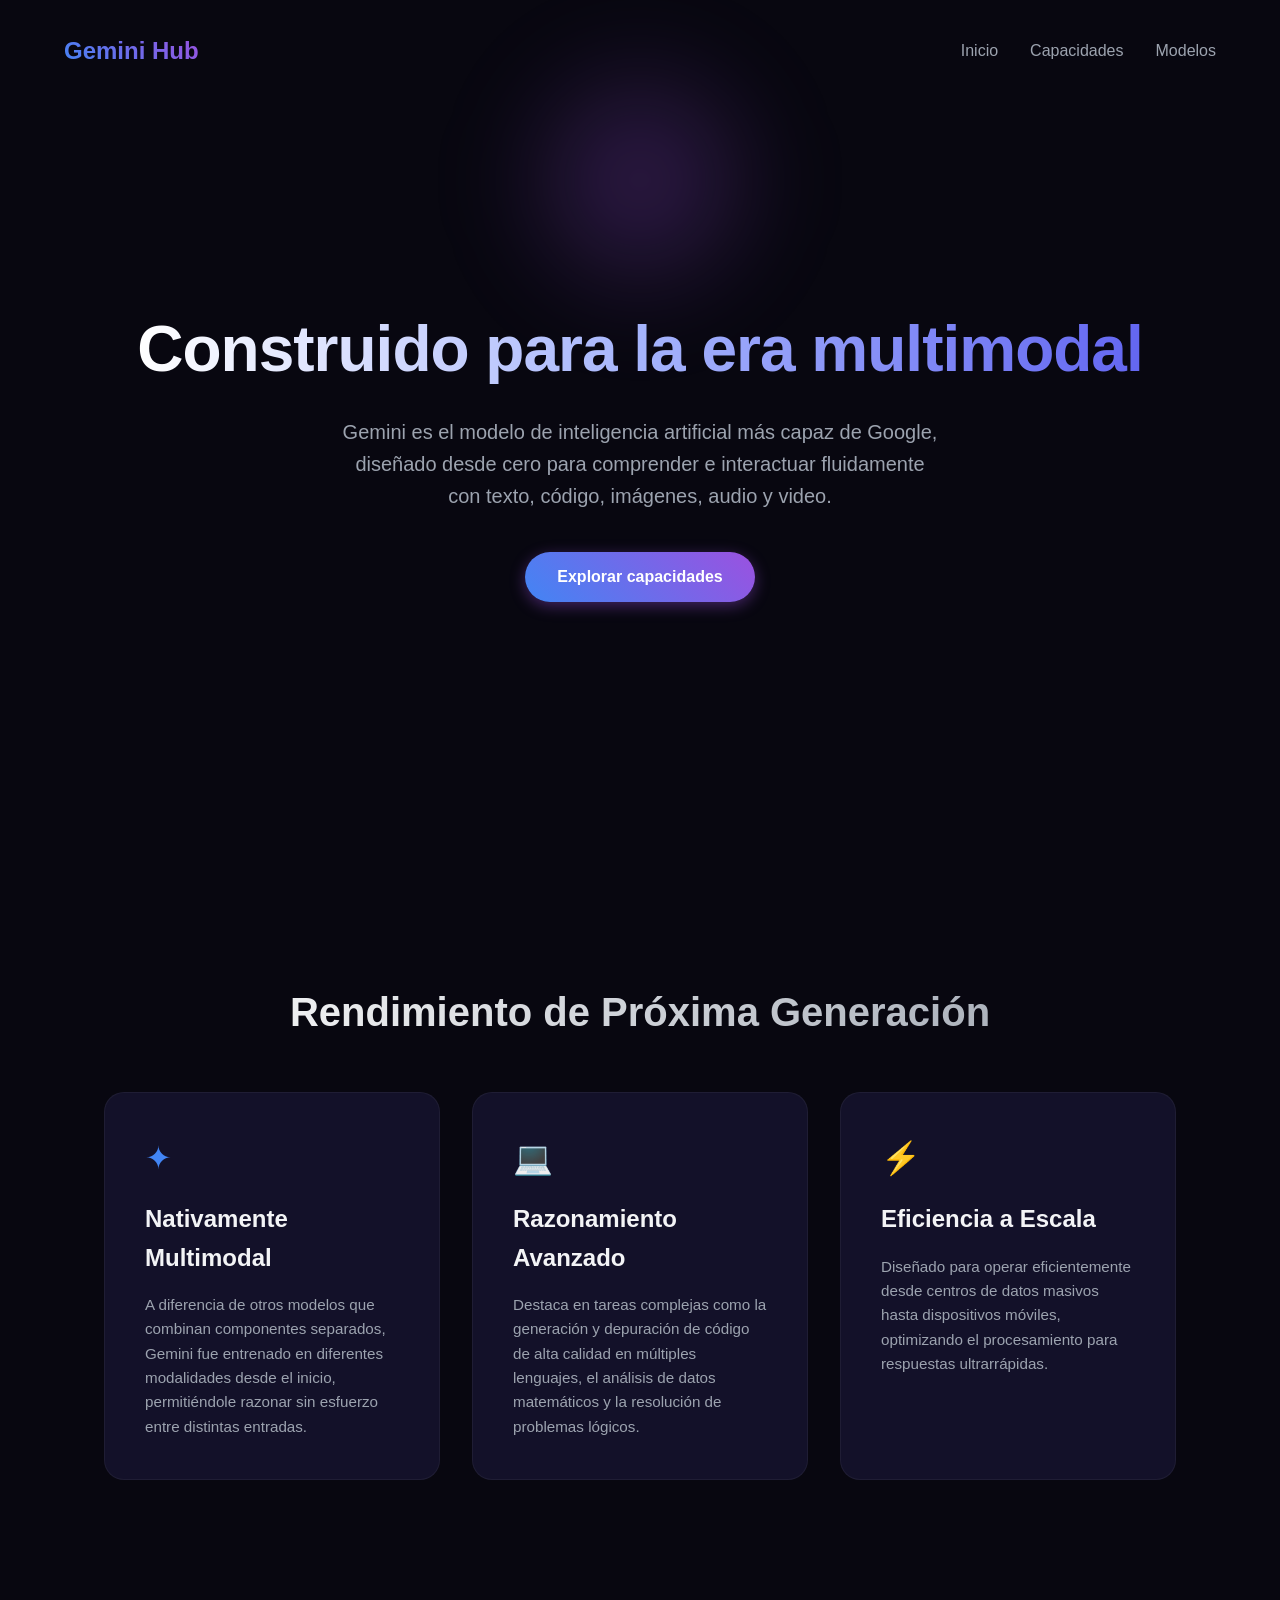
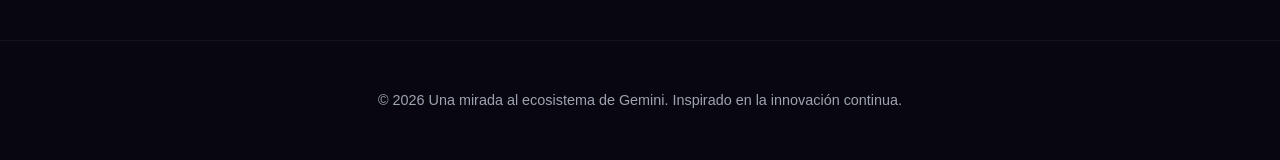
<file: test.html>
<!DOCTYPE html>
<html lang="es">
<head>
    <meta charset="UTF-8">
    <meta name="viewport" content="width=device-width, initial-scale=1.0">
    <title>Gemini - El Futuro de la IA</title>
    <style>
        :root {
            --bg-color: #080710;
            --card-bg: #131129;
            --text-color: #f3f4f6;
            --text-muted: #9ca3af;
            --gradient-1: #7928ca;
            --gradient-2: #ff0080;
            --gemini-blue: #4285f4;
            --gemini-purple: #9b51e0;
        }

        * {
            margin: 0;
            padding: 0;
            box-sizing: border-box;
            font-family: 'Segoe UI', Tahoma, Geneva, Verdana, sans-serif;
        }

        body {
            background-color: var(--bg-color);
            color: var(--text-color);
            line-height: 1.6;
            overflow-x: hidden;
        }

        /* Navbar */
        nav {
            display: flex;
            justify-content: space-between;
            align-items: center;
            padding: 2rem 5%;
            position: absolute;
            width: 100%;
            z-index: 10;
        }

        .logo {
            font-size: 1.5rem;
            font-weight: bold;
            background: linear-gradient(45deg, var(--gemini-blue), var(--gemini-purple));
            -webkit-background-clip: text;
            -webkit-text-fill-color: transparent;
        }

        .nav-links {
            display: flex;
            list-style: none;
            gap: 2rem;
        }

        .nav-links a {
            color: var(--text-muted);
            text-decoration: none;
            transition: color 0.3s;
        }

        .nav-links a:hover {
            color: var(--text-color);
        }

        /* Hero Section */
        .hero {
            height: 100vh;
            display: flex;
            flex-direction: column;
            justify-content: center;
            align-items: center;
            text-align: center;
            padding: 0 1rem;
            position: relative;
        }

        .hero::before {
            content: '';
            position: absolute;
            top: 20%;
            left: 50%;
            transform: translate(-50%, -50%);
            width: 300px;
            height: 300px;
            background: radial-gradient(circle, rgba(155,81,224,0.3) 0%, rgba(0,0,0,0) 70%);
            filter: blur(40px);
            z-index: -1;
        }

        .hero h1 {
            font-size: 4rem;
            font-weight: 800;
            margin-bottom: 1rem;
            letter-spacing: -1px;
            background: linear-gradient(to right, #ffffff, #a5b4fc, #6366f1);
            -webkit-background-clip: text;
            -webkit-text-fill-color: transparent;
        }

        .hero p {
            font-size: 1.25rem;
            color: var(--text-muted);
            max-width: 600px;
            margin-bottom: 2.5rem;
        }

        .btn {
            background: linear-gradient(45deg, var(--gemini-blue), var(--gemini-purple));
            color: white;
            padding: 0.75rem 2rem;
            border-radius: 50px;
            text-decoration: none;
            font-weight: 600;
            box-shadow: 0 4px 15px rgba(155, 81, 224, 0.4);
            transition: transform 0.2s, box-shadow 0.2s;
        }

        .btn:hover {
            transform: translateY(-2px);
            box-shadow: 0 6px 20px rgba(155, 81, 224, 0.6);
        }

        /* Features Section */
        .features {
            padding: 5rem 5%;
            max-width: 1200px;
            margin: 0 auto;
        }

        .section-title {
            text-align: center;
            font-size: 2.5rem;
            margin-bottom: 3rem;
            background: linear-gradient(to right, #fff, #9ca3af);
            -webkit-background-clip: text;
            -webkit-text-fill-color: transparent;
        }

        .grid {
            display: grid;
            grid-template-columns: repeat(auto-fit, minmax(300px, 1fr));
            gap: 2rem;
        }

        .card {
            background-color: var(--card-bg);
            padding: 2.5rem;
            border-radius: 20px;
            border: 1px solid rgba(255, 255, 255, 0.05);
            transition: transform 0.3s, border-color 0.3s;
        }

        .card:hover {
            transform: translateY(-5px);
            border-color: rgba(155, 81, 224, 0.3);
        }

        .card-icon {
            font-size: 2rem;
            margin-bottom: 1rem;
            display: inline-block;
        }

        .card h3 {
            font-size: 1.5rem;
            margin-bottom: 1rem;
        }

        .card p {
            color: var(--text-muted);
            font-size: 0.95rem;
        }

        /* Footer */
        footer {
            text-align: center;
            padding: 3rem;
            color: var(--text-muted);
            font-size: 0.9rem;
            border-top: 1px solid rgba(255, 255, 255, 0.05);
            margin-top: 5rem;
        }

        /* Responsive */
        @media (max-width: 768px) {
            .hero h1 {
                font-size: 2.5rem;
            }
            .hero p {
                font-size: 1rem;
            }
            .nav-links {
                display: none;
            }
        }
    </style>
</head>
<body>

    <nav>
        <div class="logo">Gemini Hub</div>
        <ul class="nav-links">
            <li><a href="#inicio">Inicio</a></li>
            <li><a href="#capacidades">Capacidades</a></li>
            <li><a href="#modelos">Modelos</a></li>
        </ul>
    </nav>

    <section class="hero" id="inicio">
        <h1>Construido para la era multimodal</h1>
        <p>Gemini es el modelo de inteligencia artificial más capaz de Google, diseñado desde cero para comprender e interactuar fluidamente con texto, código, imágenes, audio y video.</p>
        <a href="#capacidades" class="btn">Explorar capacidades</a>
    </section>

    <section class="features" id="capacidades">
        <h2 class="section-title">Rendimiento de Próxima Generación</h2>
        <div class="grid">
            <div class="card">
                <div class="card-icon" style="color: #4285f4;">✦</div>
                <h3>Nativamente Multimodal</h3>
                <p>A diferencia de otros modelos que combinan componentes separados, Gemini fue entrenado en diferentes modalidades desde el inicio, permitiéndole razonar sin esfuerzo entre distintas entradas.</p>
            </div>
            <div class="card">
                <div class="card-icon" style="color: #a5b4fc;">💻</div>
                <h3>Razonamiento Avanzado</h3>
                <p>Destaca en tareas complejas como la generación y depuración de código de alta calidad en múltiples lenguajes, el análisis de datos matemáticos y la resolución de problemas lógicos.</p>
            </div>
            <div class="card">
                <div class="card-icon" style="color: #9b51e0;">⚡</div>
                <h3>Eficiencia a Escala</h3>
                <p>Diseñado para operar eficientemente desde centros de datos masivos hasta dispositivos móviles, optimizando el procesamiento para respuestas ultrarrápidas.</p>
            </div>
        </div>
    </section>

    <footer>
        <p>&copy; 2026 Una mirada al ecosistema de Gemini. Inspirado en la innovación continua.</p>
    </footer>

</body>
</html>
</file>
